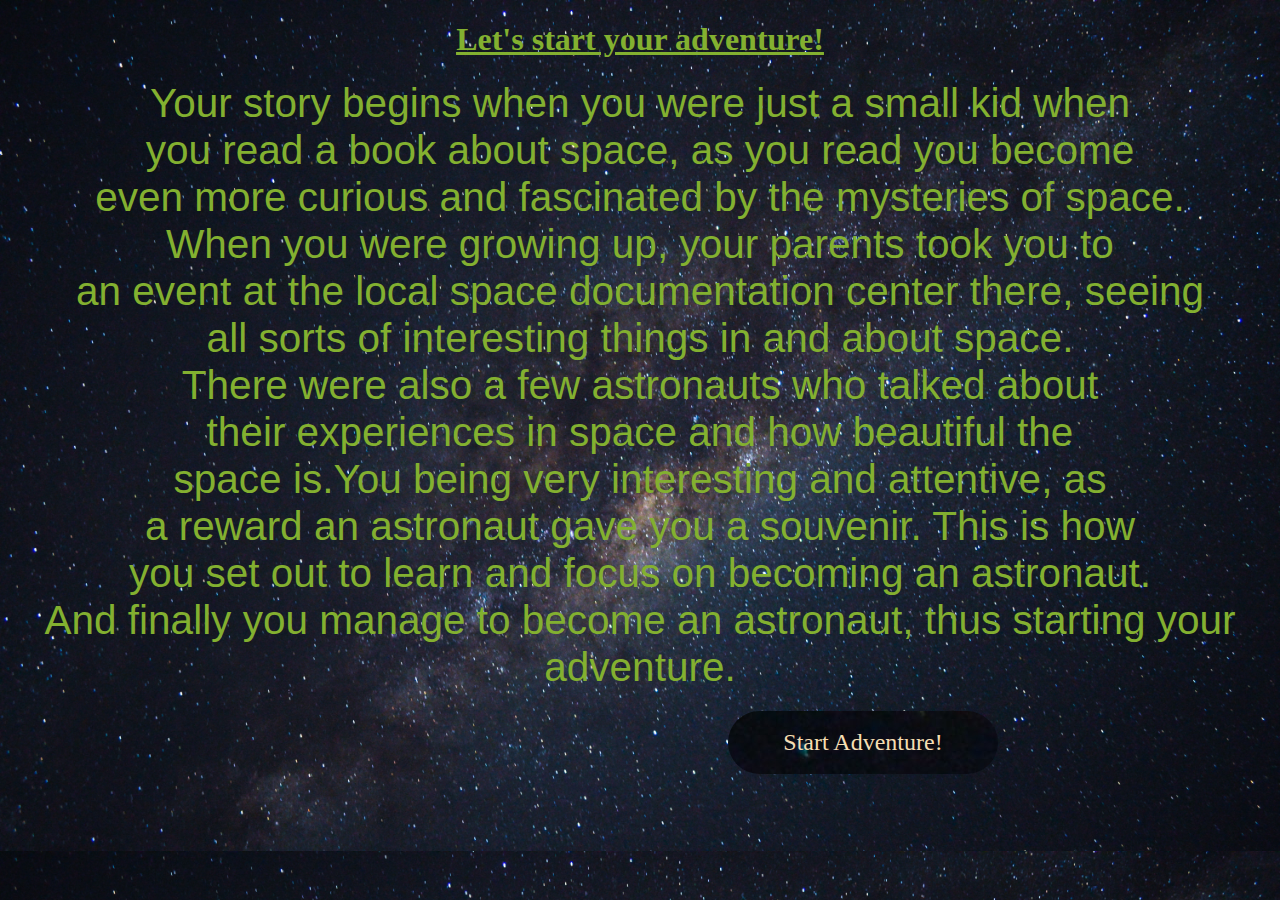
<file: index.html>
<!DOCTYPE html>
<html lang="en">
<head>
    <meta charset="UTF-8">
    <meta http-equiv="X-UA-Compatible" content="IE=edge">
    <meta name="viewport" content="width=device-width, initial-scale=1.0">
    <title>GALAXY</title>
    <link rel="icon" href="foto/logo-site.png">
    <link rel="stylesheet" href="style.css">
</head>
<body>
    <div class="container">
        <img src="foto/Earth_Logo.png" class="rotate"/>
          <a href="page0.html" class="btn">Start Adventure!</a>
          <div class="wlcText">
            <h1 id="wlcJourney"><u>Let's start your adventure!</u></h1>
            <div id="wlcTxt"> Your story begins when you were just a small kid when </br>you read a book about space, as you read you become</br> even more curious and fascinated by the mysteries of space.</br>When you were growing up, your parents took you to </br>an event at the local space documentation center there, seeing </br>all sorts of interesting things in and about space.</br> There were also a few astronauts who talked about</br> their experiences in space and how beautiful the</br> space is.You being very interesting and attentive, as </br>a reward an astronaut gave you a souvenir. This is how </br> you set out to learn and focus on becoming an astronaut.</br> And finally you manage to become an astronaut, thus starting your adventure.
              
            
          </div>
      </div>
</body>
</html>
</file>
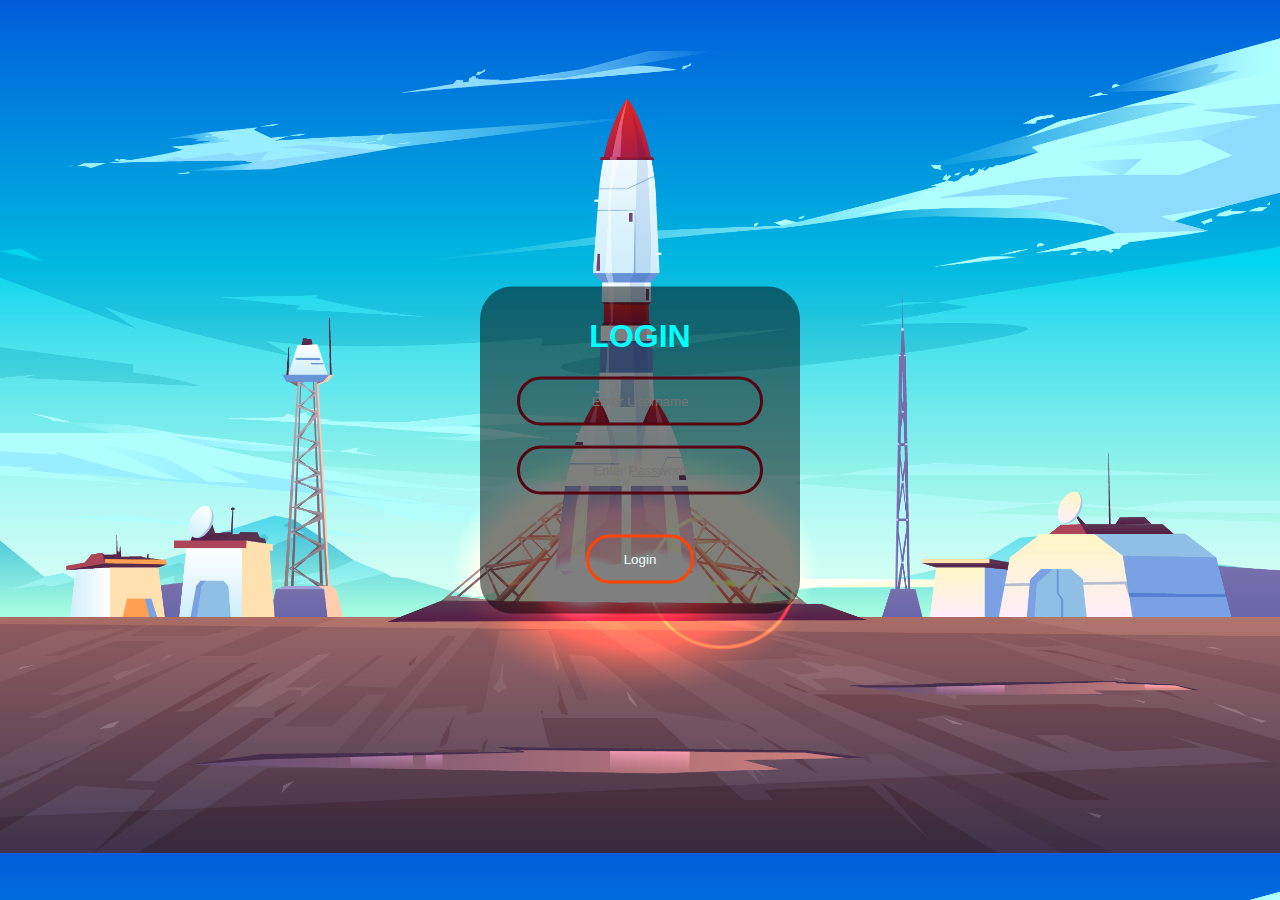
<file: page0.html>
<!DOCTYPE html>
<html lang="en">
<head>
        <meta charset="UTF-8">
        <meta http-equiv="X-UA-Compatible" content="IE=edge">
        <meta name="viewport" content="width=device-width, initial-scale=1.0">
        <title>GALAXY0</title>
        <link rel="icon" href="foto/logo-site.png">
        <link rel="stylesheet" href="page0.css">
        <script src="script.js">
        </script> 
</head>
<body>
        <div id="btnContent" class="btnContent">
                <form class="box" action="page0.html">
                    <h1>    
                        Login 
                    </h1>
                    <input type="text" name="" placeholder="Enter Username" id="username">
                    <input type="password" name="" placeholder="Enter Password" id="password">
                    <input type="submit" name="" value="Login" onclick="validate()">
                </form>
                </div>
            </div>
</body>
</html>
</file>
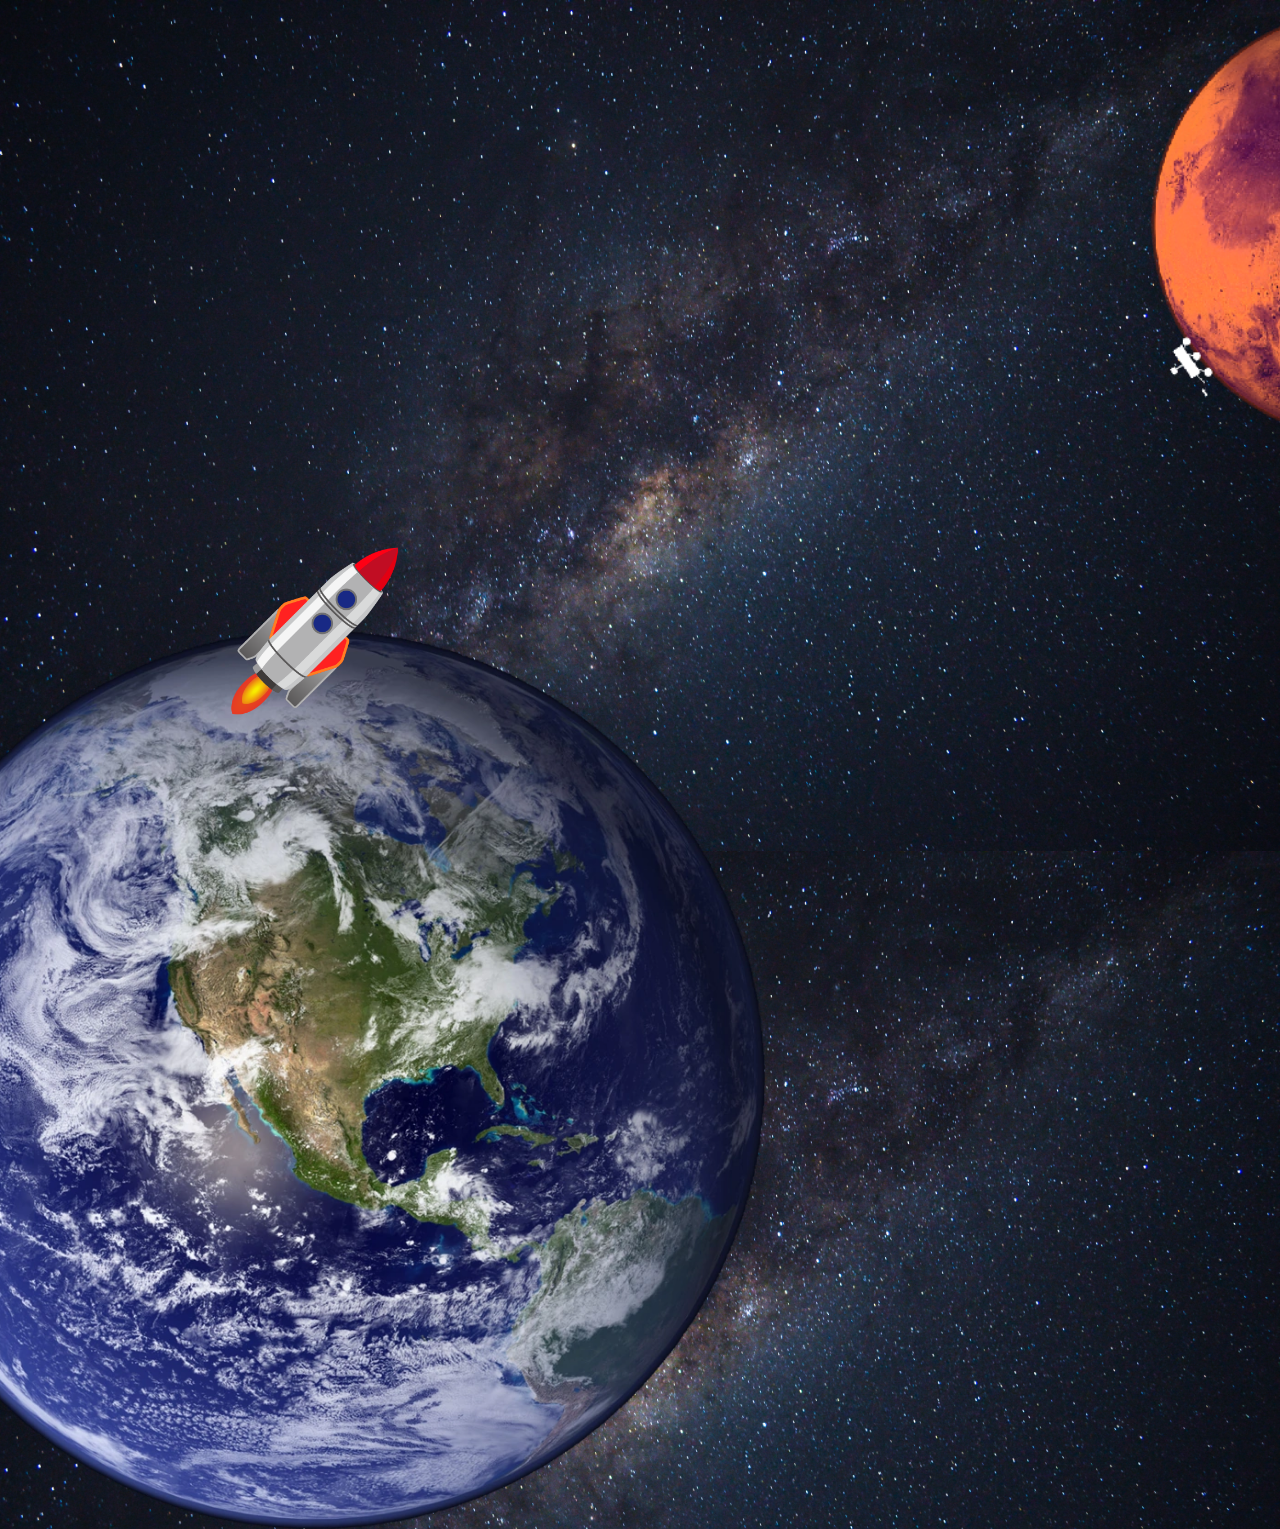
<file: page13.html>
<!DOCTYPE html>
<html lang="en">
<head>
    <meta charset="UTF-8">
    <meta http-equiv="X-UA-Compatible" content="IE=edge">
    <meta name="viewport" content="width=device-width, initial-scale=1.0">
    <title>GALAXY2</title>
    <link rel="icon" href="foto/logo-site.png">
    <link rel="stylesheet" href="page13.css">
<body>
    <div>
        <img class="earth0" src="foto/Earth.png">
        <img class="mars1" src="foto/marslogo.png">
        <img class="rocket3" src="foto/rocket-19680.png">
    </div>
</body>
</html>
</file>
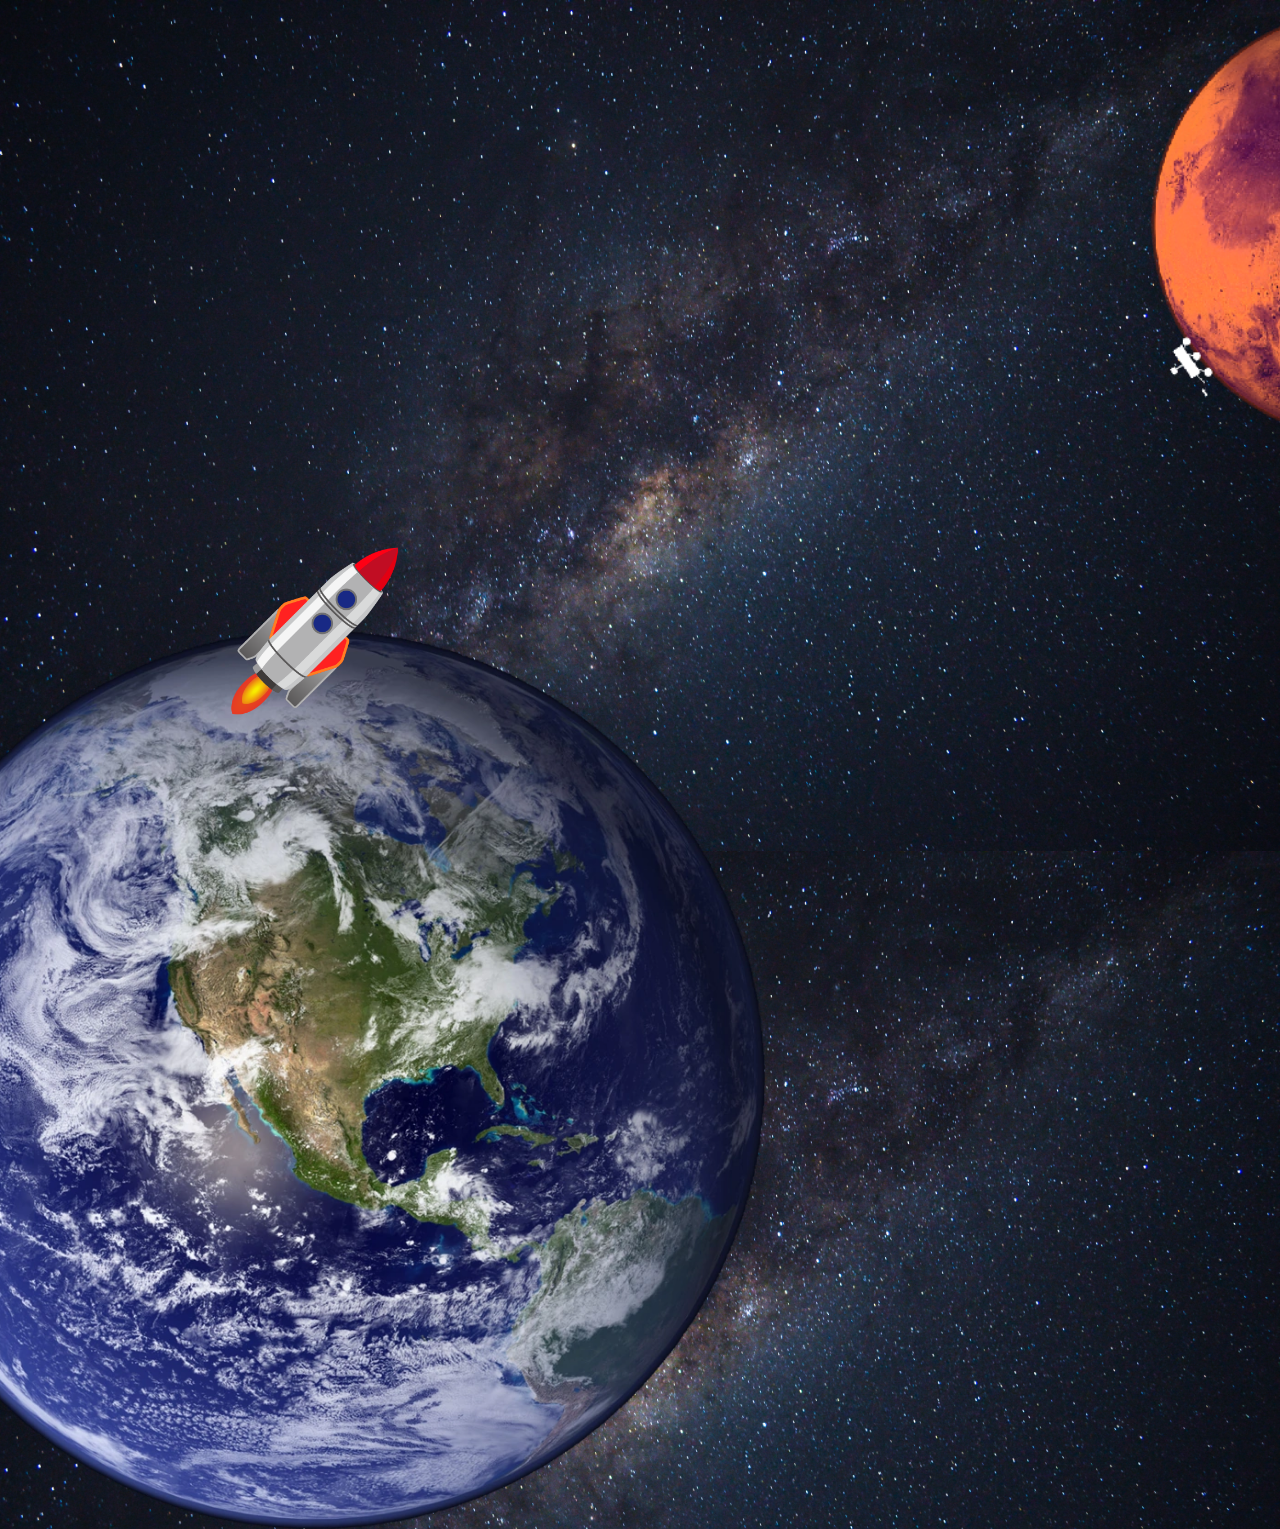
<file: page21.html>
<!DOCTYPE html>
<html lang="en">
<head>
    <meta charset="UTF-8">
    <meta http-equiv="X-UA-Compatible" content="IE=edge">
    <meta name="viewport" content="width=device-width, initial-scale=1.0">
    <title>GALAXY1</title>
    <link rel="icon" href="foto/logo-site.png">
    <link rel="stylesheet" href="page21.css">
<body>
    <div>
        <img class="earth0" src="foto/Earth.png">
        <img class="mars1" src="foto/marslogo.png">
        <img class="rocket3" src="foto/rocket-19680.png">
    </div>
</html>
</file>
<file: style.css>
body {
    background-image: url('foto/galaxy.jpg');
    background-size: cover;
    overflow-x: hidden;
    overflow-y: hidden;
  }


.rotate{
    position:absolute;
    width : 10vh;
    top: 84vh;
    left: 167vh;
    animation: rotate 3s infinite linear;

}

@keyframes rotate {
    0%   { -webkit-transform: rotate(0deg); }
    15%  { -webkit-transform: rotate(130deg); }
    30%  { -webkit-transform: rotate(260deg); }
    50%  { -webkit-transform: rotate(310deg); }
    60%  { -webkit-transform: rotate(400deg); }
    80%  { -webkit-transform: rotate(500deg); }
    100% { -webkit-transform: rotate(720deg); }
}

.wlcText{
    text-align: center;
}

#wlcJourney{
    display: inlineblock;
    text-decoration-line: underline;
    color:rgb(131, 176, 48);
    
}

#wlcTxt{
    color:rgb(131, 176, 48);
    font-size: 4.5vh;
    font-family: 'Russo One', sans-serif;
}



.btn{
    position:absolute;
    margin-left: 80vh;
    top: 79vh;
    background-image:url(foto/galaxy.jpg);
    font-size: x-large;
    line-height: 7vh;
    text-align: center;
    position: absolute;
    border-radius: 50vh;
    border-color:white;
    height: 7vh;
    width: 30vh;
    text-shadow: 4vh;
    color: wheat;
    text-decoration: none;

}
</file>
<file: page0.css>
body {
  margin: 0;
  padding: 0;
  font-family: sans-serif;
  background-image: url('foto/rocketlp.jpg');
  background-size: cover;
}

.box{
  width: 300px;
  padding: 10px;
  position: absolute;
  top: 50%;
  left: 50%;
  transform: translate(-50%, -50%);
  -webkit-transform: translate(-50%, -50%);
  -moz-transform: translate(-50%, -50%);
  -ms-transform: translate(-50%, -50%);
  -o-transform: translate(-50%, -50%);
  background: rgba(0, 0, 0, 0.5);
  text-align: center;
  border-radius: 10%;
  -webkit-border-radius: 10%;
  -moz-border-radius: 10%;
  -ms-border-radius: 10%;
  -o-border-radius: 10%;
}

.box h1{
  color: #00FFFF;
  text-transform: uppercase;
  font-weight: 700;
}

.box input[type="text"],.box input[type="password"]{
  border: 0;
  background: none;
  display: block;
  margin: 20px auto;
  text-align: center;
  border: 3px solid #570311;
  padding: 14px 10px;
  width: 220px;
  outline: none;
  color:azure;
  border-radius: 24px;
  -webkit-border-radius: 24px;
  -moz-border-radius: 24px;
  -ms-border-radius: 24px;
  -o-border-radius: 24px;
  transition: 0.25px;
  -webkit-transition: 0.25px;
  -moz-transition: 0.25px;
  -ms-transition: 0.25px;
  -o-transition: 0.25px;
}

.box input[type="text"]:focus,.box input[type="password"]:focus{
  width: 270px;
  border-color: orangered;
}

.box input[type=submit]{
  border:0;
  background: none;
  margin: 20px auto;
  text-align: center;
  border: 3px solid orangered;
  padding: 14px 35px;
  outline: none;
  color: azure;
  border-radius: 24px;
  -webkit-border-radius: 24px;
  -moz-border-radius: 24px;
  -ms-border-radius: 24px;
  -o-border-radius: 24px;
  transition: 0.25px;
  -webkit-transition: 0.25px;
  -moz-transition: 0.25px;
  -ms-transition: 0.25px;
  -o-transition: 0.25px;
  cursor: pointer;
}

.box input[type="submit"]:hover{
    background: orangered;
}
</file>
<file: page13.css>
body {
    background-image: url('foto/galaxy.jpg');
    background-size: cover;
    overflow-x: hidden;
    overflow-y: hidden;
}

.earth0{
    position:absolute;
    width : 100vh;
    top: 70vh;
    left: -15vh;
}

.earth0{
    position:absolute;
    width : 100vh;
    top: 70vh;
    left: -15vh;
}

.mars1{
    position:absolute;
    width : 50vh;
    top: 0vh;
    left: 127vh;
}

.rocket3{
    position:absolute;
    width : 20vh;
    top: 60vh;
    left: 25vh;
    animation-name: rocket;
    animation-duration: 6s;
    animation-iteration-count: 1;
    animation-timing-function: linear;
    animation-fill-mode: forwards;
    animation-delay: 3s;
}

@keyframes rocket{   
    0%  {top: 60vh; left: 25vh; transform: rotate(0deg); }
    10%  {top: 60vh; left: 25vh; transform: rotate(10deg); }
    25% {top: 10vh; left: 70vh;  transform: rotate(40deg); }
    100% {top: 60vh; left: 1000vh; transform: rotate(100deg); }
}
</file>
<file: page21.css>
body {
    background-image: url('foto/galaxy.jpg');
    background-size: cover;
    overflow-x: hidden;
    overflow-y: hidden;
}

.earth0{
    position:absolute;
    width : 100vh;
    top: 70vh;
    left: -15vh;
}

.earth0{
    position:absolute;
    width : 100vh;
    top: 70vh;
    left: -15vh;
}

.mars1{
    position:absolute;
    width : 50vh;
    top: 0vh;
    left: 127vh;
}

.rocket3{
    position:absolute;
    width : 20vh;
    top: 60vh;
    left: 25vh;
    animation-name: rocket;
    animation-duration: 8s;
    animation-iteration-count: 1;
    animation-timing-function: linear;
    animation-fill-mode: forwards;
    animation-delay: 3s;
}

@keyframes rocket{   
    0%  {top: 60vh; left: 25vh; transform: rotate(0deg); }
    10%  {top: 60vh; left: 25vh; transform: rotate(15deg); }
    25% {top: 50vh; left: 80vh;  transform: rotate(90deg); }
    50% {top: 60vh; left: 120vh;  transform: rotate(155deg); }
    75% {top: 60vh; left: 141vh;  transform: rotate(130deg); }
    100% {top: 48vh; left: 141vh; transform: rotate(137deg); }
}
</file>
